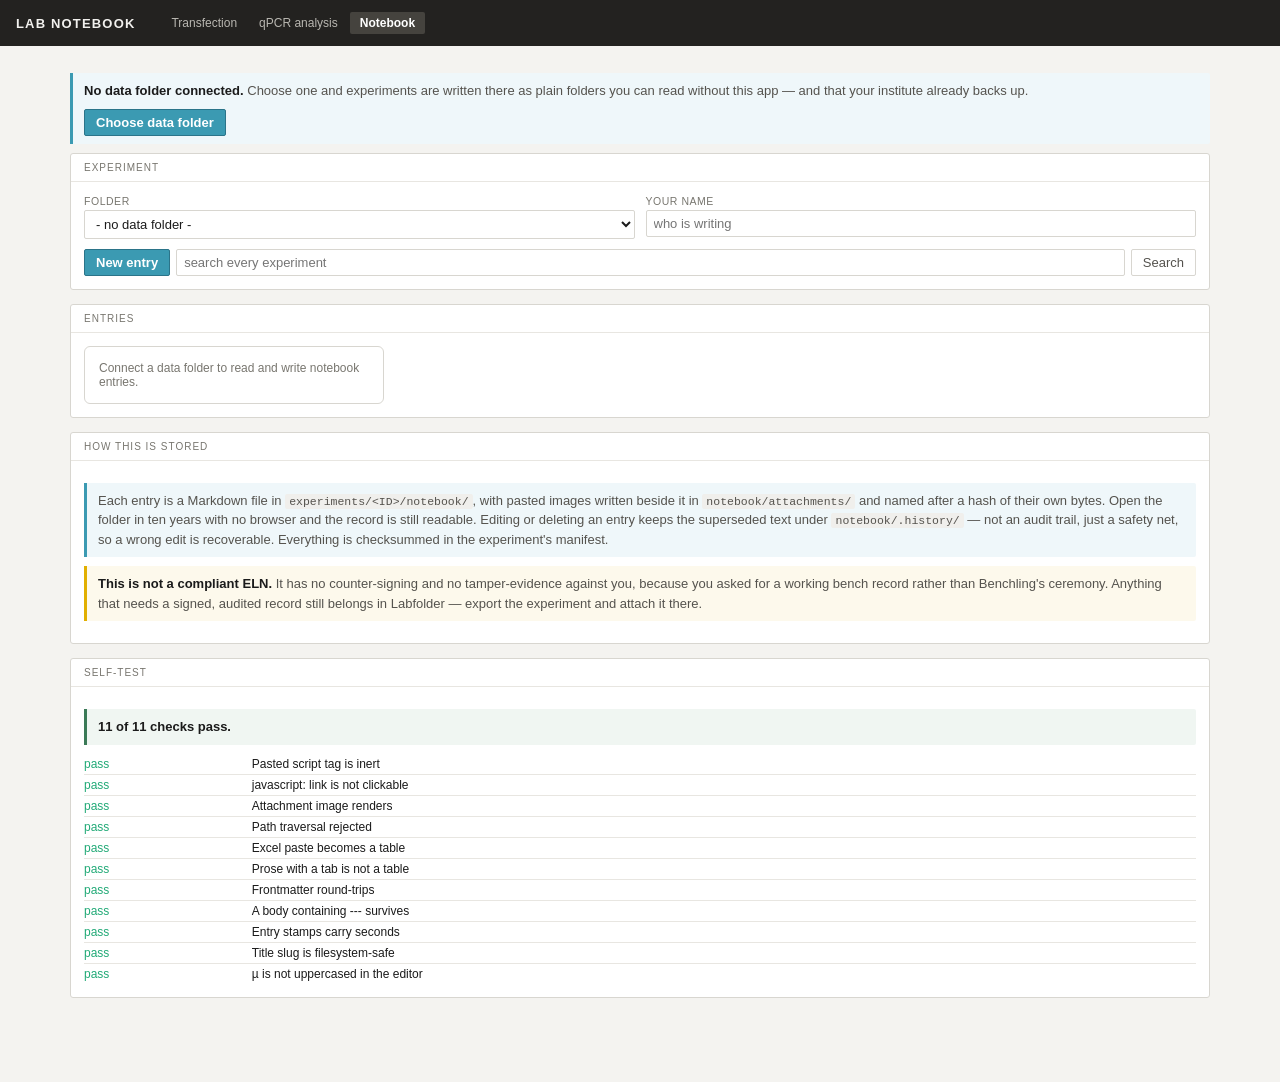
<file: notebook.html>
<!doctype html>
<html lang="en">
<head>
<meta charset="utf-8">
<meta name="viewport" content="width=device-width, initial-scale=1">
<title>Lab notebook</title>
<link rel="stylesheet" href="css/app.css">
<style>
  .nb{display:grid;grid-template-columns:300px 1fr;gap:18px;align-items:start}
  @media(max-width:900px){.nb{grid-template-columns:1fr}}
  .entries{max-height:72vh;overflow:auto;border:1px solid var(--line,#d8d6d0);border-radius:6px}
  .entry{padding:10px 12px;border-bottom:1px solid var(--faint,#edebe7);cursor:pointer}
  .entry:last-child{border-bottom:0}
  .entry:hover{background:var(--faint,#edebe7)}
  .entry.sel{background:#e8f1f4;box-shadow:inset 3px 0 0 #3B9AB2}
  .entry b{display:block;font-size:13px;margin-bottom:2px}
  .entry .m{font-size:10.5px;color:var(--mute,#78766f)}
  .entry .p{font-size:11px;color:var(--mute,#78766f);margin-top:3px;
            display:-webkit-box;-webkit-line-clamp:2;-webkit-box-orient:vertical;overflow:hidden}
  /* µ must never be uppercased: text-transform turns U+00B5 into Greek Mu,
     so "µL" would read "ML" - a 1000x misreading in a lab record. */
  .u,.rendered{text-transform:none}
  #editor{width:100%;min-height:340px;font:13px/1.55 ui-monospace,SFMono-Regular,Menlo,monospace;
          padding:11px;border:1px solid var(--line,#d8d6d0);border-radius:6px;resize:vertical}
  .rendered{line-height:1.6;font-size:13.5px}
  .rendered img{max-width:100%;height:auto;border:1px solid var(--line,#d8d6d0);
                border-radius:4px;margin:8px 0;display:block}
  .rendered table{border-collapse:collapse;margin:10px 0;font-size:12.5px}
  .rendered th,.rendered td{border:1px solid var(--line,#d8d6d0);padding:5px 9px;text-align:left}
  .rendered th{background:var(--faint,#edebe7)}
  .rendered pre{background:#f6f5f2;padding:9px 11px;border-radius:5px;overflow:auto;font-size:12px}
  .rendered blockquote{border-left:3px solid #78B7C5;margin:8px 0;padding:2px 0 2px 12px;color:#4a4845}
  .rendered h3{font-size:16px;margin:14px 0 6px} .rendered h4{font-size:14px;margin:12px 0 5px}
  .rendered ul,.rendered ol{padding-left:22px;margin:8px 0}
  .rendered li{margin:3px 0}
  /* A task item reads as one line: checkbox, then its text. Plain inline
     flow, deliberately - a flex row here put the box and the words on
     separate lines in testing. */
  .rendered li.task{list-style:none;margin-left:-22px}
  /* app.css sets input{width:100%} for form fields, which stretches a
     checkbox across the whole line and pushes its label onto the next one.
     Undo it for checkboxes inside rendered content only. */
  .rendered li.task input[type=checkbox]{width:auto;display:inline-block;
     margin:0 7px 0 0;vertical-align:middle;padding:0}
  .tag{display:inline-block;background:var(--faint,#edebe7);border-radius:10px;
       padding:1px 9px;font-size:10.5px;margin-right:4px}
  .drop{outline:2px dashed #3B9AB2;outline-offset:-4px}
</style>
</head>
<body>
<div id="top">
  <h1>Lab notebook</h1>
  <nav>
    <a href="index.html">Transfection</a>
    <a href="qpcr.html">qPCR analysis</a>
    <a href="notebook.html" class="on">Notebook</a>
  </nav>
</div>

<main>
  <div id="wsPanel"></div>

  <section class="panel"><div class="t">Experiment</div><div class="b">
    <div class="grid g2">
      <label><i>Folder</i><select id="expSel"></select></label>
      <label><i>Your name</i><input id="who" placeholder="who is writing"></label>
    </div>
    <div class="btns" style="margin-top:10px">
      <button class="p" onclick="newEntry()" id="newBtn">New entry</button>
      <input id="q" placeholder="search every experiment" style="flex:1">
      <button onclick="doSearch()">Search</button>
    </div>
    <div id="searchOut"></div>
  </div></section>

  <section class="panel"><div class="t">Entries</div><div class="b">
    <div class="nb">
      <div class="entries" id="list"></div>
      <div id="pane"></div>
    </div>
  </div></section>

  <section class="panel"><div class="t">How this is stored</div><div class="b">
    <div class="note i">Each entry is a Markdown file in
      <code>experiments/&lt;ID&gt;/notebook/</code>, with pasted images written beside it in
      <code>notebook/attachments/</code> and named after a hash of their own bytes. Open the
      folder in ten years with no browser and the record is still readable.
      Editing or deleting an entry keeps the superseded text under
      <code>notebook/.history/</code> &mdash; not an audit trail, just a safety net, so a wrong
      edit is recoverable. Everything is checksummed in the experiment's manifest.</div>
    <div class="note w" style="margin-top:9px"><b>This is not a compliant ELN.</b>
      It has no counter-signing and no tamper-evidence against you, because you asked for a
      working bench record rather than Benchling's ceremony. Anything that needs a signed,
      audited record still belongs in Labfolder &mdash; export the experiment and attach it there.</div>
  </div></section>

  <section class="panel"><div class="t">Self-test</div><div class="b">
    <div id="testOut"></div></div></section>
</main>

<script src="js/vfs.js"></script>
<script src="js/bundle.js"></script>
<script src="js/workspace.js"></script>
<script src="js/md.js"></script>
<script src="js/notebook.js"></script>
<script>
"use strict";
let EXP = null, ENTRIES = [], CUR = null, EDITING = false, BLOBS = [];
const g = id => document.getElementById(id);
const esc = s => String(s==null?"":s).replace(/[&<>"']/g,c=>
  ({"&":"&amp;","<":"&lt;",">":"&gt;",'"':"&quot;","'":"&#39;"}[c]));
function revoke(){ BLOBS.forEach(u=>{ try{ URL.revokeObjectURL(u); }catch(e){} }); BLOBS=[]; }

/* ---- workspace ---------------------------------------------------------- */
async function boot(){
  g("who").value = WS.owner();
  g("who").addEventListener("input", e=>WS.setOwner(e.target.value));
  WS.onChange(drawWs);
  const st = await WS.restore();
  drawWs(st); await refresh();
  runTests();
}
function drawWs(st){ g("wsPanel").innerHTML = WS.panelHTML(st && st.state ? st : null); }
WS._connect   = async()=>{ try{ await WS.connect(); await refresh(); }catch(e){ alert(e.message); } };
WS._grant     = async()=>{ await WS.grant(); await refresh(); };
WS._disconnect= async()=>{ await WS.disconnect(); await refresh(); };
WS._refresh   = refresh;

async function refresh(){
  drawWs();
  const sel = g("expSel");
  if(!WS.connected()){
    sel.innerHTML = '<option>- no data folder -</option>';
    g("list").innerHTML = '<div style="padding:14px;font-size:12px;color:#78766f">'
      + 'Connect a data folder to read and write notebook entries.</div>';
    g("pane").innerHTML = ""; g("newBtn").disabled = true; return;
  }
  g("newBtn").disabled = false;
  const exps = await WS.listExperiments();
  if(!exps.length){
    sel.innerHTML = '<option>- no experiments yet -</option>';
    g("list").innerHTML = '<div style="padding:14px;font-size:12px;color:#78766f">'
      + 'No experiments in this folder yet. Save one from the planner first.</div>';
    g("pane").innerHTML = ""; g("newBtn").disabled = true; return;
  }
  sel.innerHTML = exps.map(e=>`<option value="${esc(e.id)}" ${e.id===EXP?"selected":""}>`
    + `${esc(e.name)}${e.runs?" · "+e.runs+" qPCR run"+(e.runs>1?"s":""):""}</option>`).join("");
  EXP = EXP && exps.some(e=>e.id===EXP) ? EXP : exps[0].id;
  sel.value = EXP;
  await loadEntries();
}
g("expSel").addEventListener("change", async e=>{ EXP = e.target.value; CUR=null; await loadEntries(); });

async function loadEntries(){
  ENTRIES = await NOTEBOOK.list(WS.current(), EXP);
  g("list").innerHTML = ENTRIES.length ? ENTRIES.map((e,i)=>
    `<div class="entry ${CUR&&CUR.file===e.file?"sel":""}" onclick="open_(${i})">
       <b>${esc(e.title||e.file)}</b>
       <div class="m">${esc((e.created||"").replace("T"," "))}${e.author?" · "+esc(e.author):""}${
         e.edited?" · edited":""}</div>
       ${(e.tags||[]).map(t=>`<span class="tag">${esc(t)}</span>`).join("")}
       <div class="p">${esc(e.preview||"")}</div></div>`).join("")
    : '<div style="padding:14px;font-size:12px;color:#78766f">No entries yet.</div>';
  if(CUR){ const still = ENTRIES.find(e=>e.file===CUR.file);
           if(still) { CUR = still; await view(); } else { CUR=null; g("pane").innerHTML=""; } }
}
async function open_(i){ CUR = ENTRIES[i]; EDITING = false; await loadEntries(); await view(); }

/* ---- viewing ------------------------------------------------------------ */
async function view(){
  if(!CUR) return;
  revoke();
  const r = await NOTEBOOK.resolveImages(WS.current(), EXP, MD.render(CUR.body||""));
  BLOBS = r.urls;
  const hist = await NOTEBOOK.history(WS.current(), EXP, CUR.file);
  g("pane").innerHTML =
    `<div class="btns" style="margin-bottom:10px">
       <button class="p" onclick="edit()">Edit</button>
       <button onclick="del()">Delete</button>
       <span style="flex:1"></span>
       <span style="font-size:10.5px;color:#78766f">${esc(CUR.file)}${
         hist.length?" · "+hist.length+" earlier version"+(hist.length>1?"s":""):""}</span>
     </div>
     <h2 style="margin:0 0 4px;font-size:18px">${esc(CUR.title||CUR.file)}</h2>
     <div style="font-size:11px;color:#78766f;margin-bottom:12px">
       ${esc((CUR.created||"").replace("T"," "))}${CUR.author?" · "+esc(CUR.author):""}${
       CUR.edited?" · edited "+esc(CUR.edited.replace("T"," ")):""}</div>
     <div class="rendered">${r.html}</div>`;
}

/* ---- editing ------------------------------------------------------------ */
function newEntry(){
  CUR = { file:null, title:"", author:WS.owner()||"", tags:[], body:"", created:"", edited:"" };
  EDITING = true; form();
}
function edit(){ EDITING = true; form(); }
function form(){
  g("pane").innerHTML =
    `<div class="grid g2">
       <label><i>Title</i><input id="f_title" value="${esc(CUR.title||"")}"></label>
       <label><i>Tags, comma separated</i><input id="f_tags" value="${esc((CUR.tags||[]).join(", "))}"></label>
     </div>
     <label style="display:block;margin-top:10px"><i>Entry &mdash; Markdown. Paste an image or
       paste cells straight from Excel.</i>
       <textarea id="editor" class="u" placeholder="What happened at the bench.">${esc(CUR.body||"")}</textarea>
     </label>
     <div class="btns" style="margin-top:10px">
       <button class="p" onclick="saveEntry()">Save</button>
       <button onclick="cancel()">Cancel</button>
       <span style="flex:1"></span>
       <span id="pasteMsg" style="font-size:10.5px;color:#78766f"></span>
     </div>
     <div class="note i" style="margin-top:11px">Live preview</div>
     <div class="rendered" id="prev" style="margin-top:8px"></div>`;
  const ed = g("editor");
  ed.addEventListener("input", preview);
  ed.addEventListener("paste", onPaste);
  ed.addEventListener("dragover", e=>{ e.preventDefault(); ed.classList.add("drop"); });
  ed.addEventListener("dragleave", ()=>ed.classList.remove("drop"));
  ed.addEventListener("drop", onDrop);
  preview();
}
let prevT = null;
function preview(){
  clearTimeout(prevT);
  prevT = setTimeout(async()=>{
    /* The editor can be gone by the time this fires: saving or cancelling
       replaces the pane within the debounce window. */
    const ed = g("editor"); if(!ed) return;
    revoke();
    const r = await NOTEBOOK.resolveImages(WS.current(), EXP, MD.render(ed.value));
    BLOBS = r.urls;
    const p = g("prev");
    if(p) p.innerHTML = r.html; else revoke();
  }, 180);
}
function insert(text){
  const ed = g("editor"), s = ed.selectionStart, e = ed.selectionEnd;
  ed.value = ed.value.slice(0,s) + text + ed.value.slice(e);
  ed.selectionStart = ed.selectionEnd = s + text.length;
  ed.focus(); preview();
}
async function onPaste(ev){
  const items = [...(ev.clipboardData ? ev.clipboardData.items : [])];
  const img = items.find(i=>i.type && i.type.indexOf("image/")===0);
  if(img){
    ev.preventDefault();
    const file = img.getAsFile();
    await addImage(file);
    return;
  }
  const txt = ev.clipboardData && ev.clipboardData.getData("text/plain");
  if(txt && txt.indexOf("\t") >= 0){
    const tbl = MD.tsvToTable(txt);
    if(tbl){ ev.preventDefault(); insert("\n" + tbl + "\n");
             msg("Pasted as a table."); }
  }
}
async function onDrop(ev){
  ev.preventDefault(); g("editor").classList.remove("drop");
  const files = [...(ev.dataTransfer ? ev.dataTransfer.files : [])].filter(f=>/^image\//.test(f.type));
  for(const f of files) await addImage(f);
}
async function addImage(file){
  if(!file) return;
  if(!WS.connected()){ msg("Connect a data folder before adding images."); return; }
  const ext = (file.type.split("/")[1]||"png").replace("jpeg","jpg").replace("svg+xml","svg");
  const bytes = new Uint8Array(await file.arrayBuffer());
  const a = await NOTEBOOK.attach(WS.current(), EXP, bytes, ext);
  insert(`\n![${file.name||"image"}](${a.path})\n`);
  msg(a.reused ? "Image already in this experiment - reused, not duplicated."
               : "Image saved (" + Math.round(a.bytes/1024) + " kB).");
}
function msg(t){ const m=g("pasteMsg"); if(m){ m.textContent=t; setTimeout(()=>{ if(m) m.textContent=""; },4000); } }

async function saveEntry(){
  const title = g("f_title").value.trim();
  const tags = g("f_tags").value.split(",").map(t=>t.trim()).filter(Boolean);
  const body = g("editor").value;
  if(!title && !body.trim()){ alert("An empty entry is not worth saving."); return; }
  const who = g("who").value.trim() || WS.owner();
  if(who) WS.setOwner(who);
  try{
    if(CUR.file) CUR = await NOTEBOOK.update(WS.current(), EXP, CUR.file, {title, tags, body, author:CUR.author||who});
    else         CUR = await NOTEBOOK.create(WS.current(), EXP, {title, tags, body, author:who});
    EDITING = false;
    await loadEntries(); await view();
  }catch(e){ alert("Could not save: " + e.message); }
}
function cancel(){ EDITING=false; if(CUR && CUR.file) view(); else { CUR=null; g("pane").innerHTML=""; } }
async function del(){
  if(!CUR || !CUR.file) return;
  if(!confirm('Delete "' + (CUR.title||CUR.file) + '"?\n\nThe text is kept under notebook/.history/, '
    + 'so this is recoverable from the folder.')) return;
  await NOTEBOOK.remove(WS.current(), EXP, CUR.file);
  CUR = null; g("pane").innerHTML = ""; await loadEntries();
}

/* ---- search ------------------------------------------------------------- */
async function doSearch(){
  const q = g("q").value.trim();
  if(!q){ g("searchOut").innerHTML=""; return; }
  if(!WS.connected()){ g("searchOut").innerHTML='<div class="note w">No data folder connected.</div>'; return; }
  const hits = await NOTEBOOK.search(WS.current(), q);
  g("searchOut").innerHTML = !hits.length
    ? `<div class="note i" style="margin-top:10px">Nothing matches &ldquo;${esc(q)}&rdquo;.</div>`
    : `<div class="note k" style="margin-top:10px"><b>${hits.length} entr`
      + (hits.length>1?"ies":"y") + `</b></div>`
      + hits.map(h=>`<div class="entry" onclick="jumpTo('${esc(h.experiment)}','${esc(h.file)}')">
          <b>${esc(h.title||h.file)}</b>
          <div class="m">${esc(h.experimentName||h.experiment)} · ${esc((h.created||"").replace("T"," "))}</div>
          <div class="p">…${esc(h.context)}…</div></div>`).join("");
}
async function jumpTo(exp, file){
  EXP = exp; g("expSel").value = exp; CUR = null;
  await loadEntries();
  const i = ENTRIES.findIndex(e=>e.file===file);
  if(i>=0) await open_(i);
}

/* ---- self-test ---------------------------------------------------------- */
async function runTests(){
  const out = [];
  const t = (name, fn) => { try{ const r = fn(); out.push({name, pass:r===true, detail:r===true?"":String(r)}); }
                            catch(e){ out.push({name, pass:false, detail:e.message}); } };
  /* The closing tag below is written "<\/script>" on purpose: an unescaped
     one inside a string still ends the HTML script block, which silently
     truncates everything after it. */
  t("Pasted script tag is inert", ()=> !/<script/i.test(MD.render("<script>x<\/script>")) || "rendered a script tag");
  t("javascript: link is not clickable", ()=> !/<a /.test(MD.render("[a](javascript:x)")) || "made a link");
  t("Attachment image renders", ()=> /<img src="attachments\/a\.png"/.test(MD.render("![](attachments/a.png)")) || "no img");
  t("Path traversal rejected", ()=> !/<img/.test(MD.render("![](attachments/../x.png)")) || "allowed traversal");
  t("Excel paste becomes a table", ()=>{
    const m = MD.tsvToTable("A\tB\n1\t2"); return (m && /\| --- \| --- \|/.test(m)) || "no table"; });
  t("Prose with a tab is not a table", ()=> MD.tsvToTable("hello\tworld")===null || "false positive");
  t("Frontmatter round-trips", ()=>{
    const e = {title:"T", author:"CD", created:"2026-11-15T15:40:00", tags:["a","b"], body:"# x\n\nbody"};
    const p = NOTEBOOK.parse(NOTEBOOK.compose(e), "notebook/x.md");
    return (p.title==="T" && p.author==="CD" && p.tags.join()==="a,b" && p.body.trim()==="# x\n\nbody") ||
           JSON.stringify(p); });
  t("A body containing --- survives", ()=>{
    const p = NOTEBOOK.parse(NOTEBOOK.compose({title:"T",body:"one\n\n---\n\ntwo"}), "notebook/x.md");
    return p.body.includes("---") && p.body.includes("two") || "lost the rule"; });
  t("Entry stamps carry seconds", ()=> /\d{6}$/.test(NOTEBOOK._stamp(new Date())) || "minute resolution only");
  t("Title slug is filesystem-safe", ()=> /^[\w-]+$/.test(NOTEBOOK._slug("µL / 50% «x»")) || NOTEBOOK._slug("µL / 50% «x»"));
  t("µ is not uppercased in the editor", ()=>{
    const el = document.querySelector(".u");
    if(!el) return true;                       // the editor is not open
    return getComputedStyle(el).textTransform === "none" || "text-transform is not none"; });

  const pass = out.filter(x=>x.pass).length;
  g("testOut").innerHTML =
    `<div class="note ${pass===out.length?"k":"w"}"><b>${pass} of ${out.length} checks pass.</b></div>`
    + `<table style="margin-top:9px;font-size:12px;border-collapse:collapse">`
    + out.map(x=>`<tr><td style="padding:3px 10px 3px 0;color:${x.pass?"#2a7":"#c33"}">`
      + `${x.pass?"pass":"FAIL"}</td><td style="padding:3px 10px 3px 0">${esc(x.name)}</td>`
      + `<td style="color:#78766f">${esc(x.detail)}</td></tr>`).join("") + `</table>`;
  return out;
}
boot();
</script>
</body>
</html>
</file>
<file: css/app.css>
/* Shared lab-software styling for the platform pages. */
:root{
  --ink:#1b1b1b; --ink2:#55534e; --mute:#78766f; --faint:#a3a19c;
  --line:#d8d6d0; --line2:#e8e6e1; --bg:#f4f3f0; --panel:#fff;
  --teal:#3b9ab2; --teal-d:#2b7489; --gold:#e1af00; --red:#b33a1e; --green:#3b7a57;
  --sans:-apple-system,BlinkMacSystemFont,"Segoe UI",Roboto,"Helvetica Neue",Arial,sans-serif;
  --mono:ui-monospace,"SF Mono","Cascadia Mono",Menlo,Consolas,monospace;
}
*{box-sizing:border-box} html,body{margin:0;padding:0}
body{font-family:var(--sans);font-size:13px;color:var(--ink);background:var(--bg);-webkit-font-smoothing:antialiased}
h1,h2,h3{margin:0;font-weight:600}
button,input,select{font-family:inherit;font-size:13px;color:var(--ink)}
input,select{border:1px solid var(--line);background:#fff;padding:5px 7px;border-radius:2px;width:100%}
input:focus,select:focus{outline:2px solid var(--teal);outline-offset:-1px;border-color:var(--teal)}
input[type=number]{font-family:var(--mono);text-align:right}
.num,td.n,th.n{font-family:var(--mono);font-variant-numeric:tabular-nums}
td.n,th.n{text-align:right;white-space:nowrap}
#top{background:#232220;color:#f2f1ee;padding:0 16px;display:flex;align-items:center;gap:18px;
     height:46px;position:sticky;top:0;z-index:50}
#top h1{font-size:13px;letter-spacing:.09em;text-transform:uppercase;white-space:nowrap}
#top nav{display:flex;gap:2px;margin-left:8px}
#top nav a{color:#b9b7b1;text-decoration:none;padding:4px 10px;border-radius:2px;font-size:12px}
#top nav a:hover{background:#35332f;color:#fff}
#top nav a.on{background:#45433e;color:#fff;font-weight:600}
#stats{margin-left:auto;display:flex;font-size:11px}
#stats .s{padding:0 13px;border-left:1px solid #46443f;text-align:right;line-height:1.25}
#stats .s b{display:block;font-family:var(--mono);font-size:14px;color:#fff}
#stats .s span{color:#908e88;text-transform:uppercase;letter-spacing:.06em;font-size:9.5px}
#stats .s.warn b{color:var(--gold)} #stats .s.err b{color:#ff8a6a}
main{max-width:1180px;margin:0 auto;padding:18px 20px 70px}
.hd{margin-bottom:14px} .hd h2{font-size:17px}
.hd p{margin:4px 0 0;color:var(--mute);max-width:74ch;line-height:1.5}
.panel{background:var(--panel);border:1px solid var(--line);border-radius:3px;margin-bottom:14px}
.panel>.t{font-size:10px;letter-spacing:.1em;text-transform:uppercase;color:var(--mute);
  padding:8px 13px;border-bottom:1px solid var(--line2);display:flex;align-items:center;gap:10px}
.panel>.t .r{margin-left:auto;display:flex;gap:6px;text-transform:none;letter-spacing:0;font-size:12px}
.panel>.t.data{text-transform:none;font-size:12px;letter-spacing:0;color:var(--ink);font-weight:600}
.u{text-transform:none}
.panel>.b{padding:13px}
.grid{display:grid;gap:11px}
.g2{grid-template-columns:repeat(2,1fr)} .g3{grid-template-columns:repeat(3,1fr)}
.g4{grid-template-columns:repeat(4,1fr)}
@media(max-width:780px){.grid{grid-template-columns:1fr!important}}
label{display:block}
label>i{display:block;font-style:normal;font-size:10.5px;color:var(--mute);margin-bottom:3px;
  text-transform:uppercase;letter-spacing:.05em}
label>i em{font-style:normal;color:var(--faint);text-transform:none;letter-spacing:0}
button{background:#fff;border:1px solid var(--line);border-radius:2px;padding:5px 11px;cursor:pointer;
  color:var(--ink2);white-space:nowrap;width:auto}
button:hover{border-color:var(--mute);color:var(--ink);background:#faf9f7}
button.p{background:var(--teal);border-color:var(--teal-d);color:#fff;font-weight:600}
button.p:hover{background:var(--teal-d)}
button.d{color:var(--red)} button.d:hover{border-color:var(--red);background:#fdf3f0}
.btns{display:flex;gap:6px;flex-wrap:wrap;align-items:center}
table{border-collapse:collapse;width:100%;font-size:12.5px}
th{text-align:left;font-size:9.5px;letter-spacing:.07em;text-transform:uppercase;color:var(--mute);
  font-weight:600;padding:7px 9px;border-bottom:1px solid var(--line);white-space:nowrap}
td{padding:6px 9px;border-bottom:1px solid var(--line2);vertical-align:top}
tr:last-child td{border-bottom:0} tbody tr:hover{background:#fafaf8}
.scroll{overflow-x:auto}
.note{border-left:3px solid var(--line);background:#faf9f7;padding:8px 11px;margin:9px 0;
  color:var(--ink2);line-height:1.5;border-radius:0 2px 2px 0}
.note.w{border-left-color:var(--gold);background:#fdf9ec}
.note.e{border-left-color:var(--red);background:#fdf2ef}
.note.i{border-left-color:var(--teal);background:#eff7fa}
.note.k{border-left-color:var(--green);background:#f0f6f2}
.note b{color:var(--ink)}
.tag{display:inline-block;font-size:9.5px;letter-spacing:.05em;text-transform:uppercase;padding:1.5px 6px;
  border-radius:2px;border:1px solid var(--line);color:var(--mute);background:#fff;font-weight:600}
.tag.w{border-color:var(--gold);color:#8a6d00;background:#fdf9ec}
.tag.e{border-color:var(--red);color:var(--red);background:#fdf2ef}
.tag.k{border-color:var(--green);color:var(--green);background:#f0f6f2}
.hint{color:var(--mute);font-size:11.5px;line-height:1.5}
.sep{height:1px;background:var(--line2);margin:12px 0}
code{font-family:var(--mono);font-size:11.5px;background:#f0efec;padding:1px 4px;border-radius:2px}
.pill{font-family:var(--mono);font-size:11px;background:#f0efec;border:1px solid var(--line);
  padding:1px 5px;border-radius:2px;color:var(--ink2)}
#drop{border:2px dashed var(--line);border-radius:4px;padding:34px;text-align:center;color:var(--mute);
  background:#fafaf8;transition:.12s}
#drop.hot{border-color:var(--teal);background:#eff7fa;color:var(--teal-d)}
#drop b{color:var(--ink);display:block;font-size:14px;margin-bottom:5px}
.figwrap{overflow-x:auto;background:#fff}
.figwrap svg{display:block;max-width:100%;height:auto}
.stub{border:1px dashed var(--line);border-radius:3px;padding:26px;text-align:center;color:var(--mute);background:#fafaf8}
</file>
